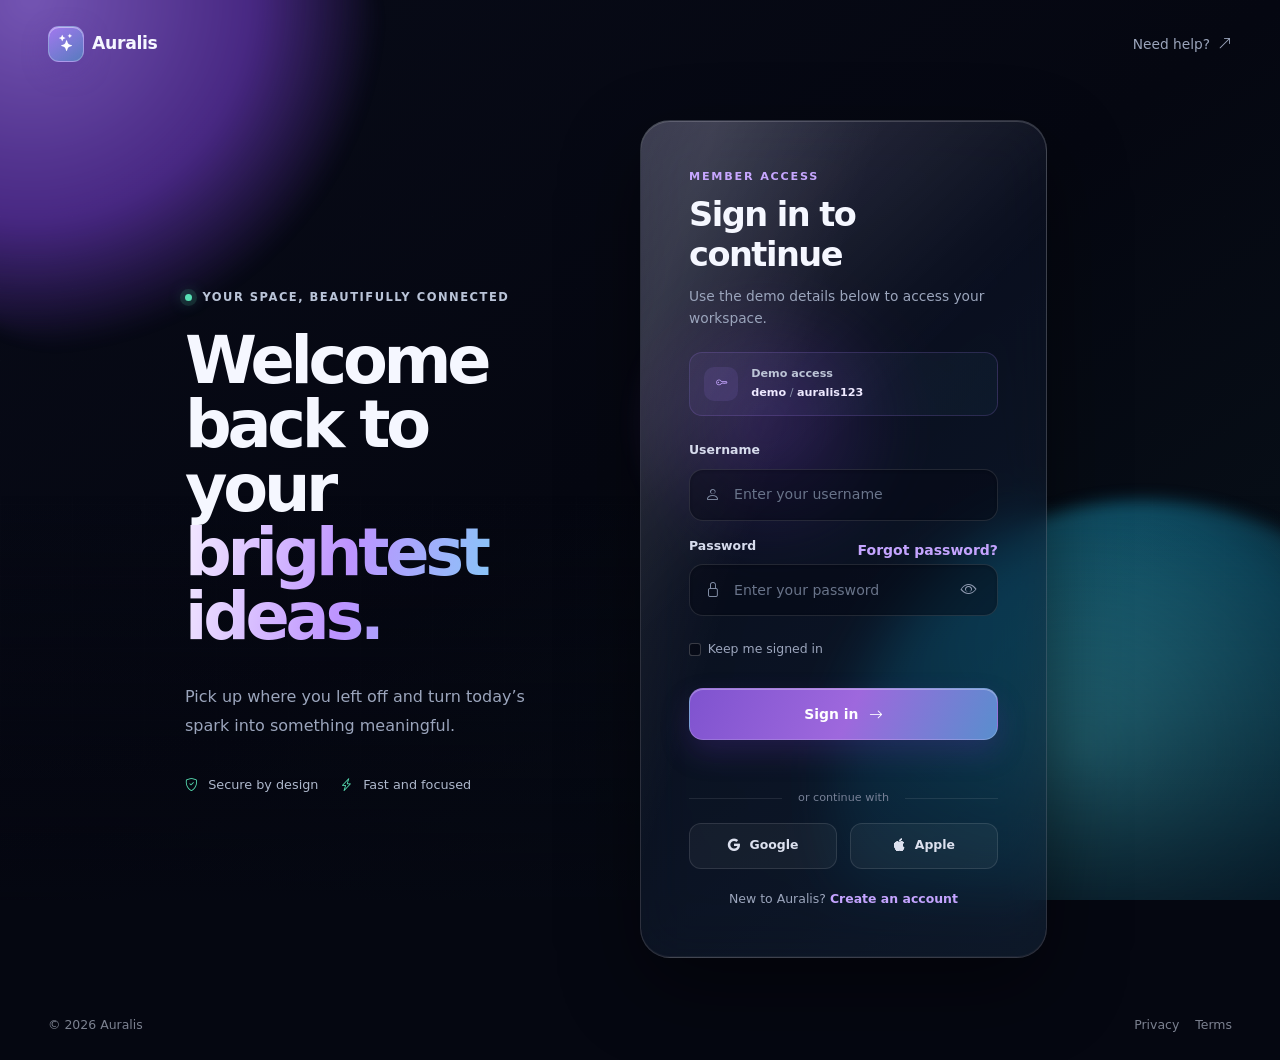
<file: 2026-2027/29082_Lab_Exercise_2/index.html>
<!doctype html>
<html lang="en">
  <head>
    <meta charset="utf-8" />
    <meta name="viewport" content="width=device-width, initial-scale=1" />
    <meta
      name="description"
      content="A polished Liquid Glass login form built with HTML, JavaScript, and Bootstrap 5."
    />

    <title>Auralis — Sign in</title>

    <!-- Bootstrap 5 and Bootstrap Icons -->
    <link
      href="https://cdn.jsdelivr.net/npm/bootstrap@5.3.8/dist/css/bootstrap.min.css"
      rel="stylesheet"
      integrity="sha384-sRIl4kxILFvY47J16cr9ZwB07vP4J8+LH7qKQnuqkuIAvNWLzeN8tE5YBujZqJLB"
      crossorigin="anonymous"
    />
    <link
      rel="stylesheet"
      href="https://cdn.jsdelivr.net/npm/bootstrap-icons@1.13.1/font/bootstrap-icons.min.css"
    />

    <!-- Project styles -->
    <link rel="stylesheet" href="styles.css" />
  </head>

  <body>
    <!-- Decorative animated background -->
    <div class="ambient-background" aria-hidden="true">
      <span class="orb orb-one"></span>
      <span class="orb orb-two"></span>
      <span class="orb orb-three"></span>
      <span class="grid-overlay"></span>
    </div>

    <!-- Minimal brand header -->
    <header class="site-header container-fluid px-4 px-md-5 py-4">
      <a class="brand d-inline-flex align-items-center gap-2 text-decoration-none" href="#" aria-label="Auralis home">
        <span class="brand-mark"><i class="bi bi-stars" aria-hidden="true"></i></span>
        <span>Auralis</span>
      </a>

      <a class="help-link d-none d-sm-inline-flex align-items-center gap-2" href="#">
        Need help?
        <i class="bi bi-arrow-up-right" aria-hidden="true"></i>
      </a>
    </header>

    <!-- Main login experience -->
    <main class="container login-shell px-4">
      <div class="row align-items-center justify-content-center g-5 w-100">
        <!-- Introductory copy: hidden on small screens to keep the form focused -->
        <section class="col-lg-6 col-xl-5 d-none d-lg-block hero-copy" aria-labelledby="hero-title">
          <div class="eyebrow reveal reveal-one">
            <span class="status-dot"></span>
            Your space, beautifully connected
          </div>

          <h1 id="hero-title" class="display-title reveal reveal-two">
            Welcome back to your
            <span>brightest ideas.</span>
          </h1>

          <p class="hero-text reveal reveal-three">
            Pick up where you left off and turn today&rsquo;s spark into something meaningful.
          </p>

          <div class="trust-row reveal reveal-four" aria-label="Platform benefits">
            <span><i class="bi bi-shield-check" aria-hidden="true"></i> Secure by design</span>
            <span><i class="bi bi-lightning-charge" aria-hidden="true"></i> Fast and focused</span>
          </div>
        </section>

        <!-- Liquid Glass login card -->
        <section class="col-12 col-sm-10 col-md-8 col-lg-6 col-xl-5">
          <div class="glass-wrap reveal reveal-card">
            <div class="glass-shine" aria-hidden="true"></div>

            <div class="login-card">
              <div class="card-heading">
                <span class="mobile-brand-mark d-lg-none"><i class="bi bi-stars" aria-hidden="true"></i></span>
                <p class="section-label">Member access</p>
                <h2>Sign in to continue</h2>
                <p>Use the demo details below to access your workspace.</p>
              </div>

              <!-- Visible demo credentials make this sample easy to test. -->
              <div class="demo-credentials" aria-label="Demo login credentials">
                <div class="demo-icon"><i class="bi bi-key" aria-hidden="true"></i></div>
                <div>
                  <span>Demo access</span>
                  <p><strong>demo</strong> / <strong>auralis123</strong></p>
                </div>
              </div>

              <!-- Demo login form -->
              <form id="loginForm" class="needs-validation" novalidate>
                <div class="mb-3">
                  <label for="username" class="form-label">Username</label>
                  <div class="input-shell">
                    <i class="bi bi-person" aria-hidden="true"></i>
                    <input
                      type="text"
                      class="form-control"
                      id="username"
                      name="username"
                      placeholder="Enter your username"
                      autocomplete="username"
                      minlength="3"
                      required
                    />
                  </div>
                  <div class="invalid-feedback">Please enter your username.</div>
                </div>

                <div class="mb-2">
                  <div class="d-flex align-items-center justify-content-between">
                    <label for="password" class="form-label">Password</label>
                    <a class="text-link small" href="#">Forgot password?</a>
                  </div>

                  <div class="input-shell">
                    <i class="bi bi-lock" aria-hidden="true"></i>
                    <input
                      type="password"
                      class="form-control"
                      id="password"
                      name="password"
                      placeholder="Enter your password"
                      autocomplete="current-password"
                      minlength="6"
                      required
                    />
                    <button
                      class="password-toggle"
                      id="passwordToggle"
                      type="button"
                      aria-label="Show password"
                      aria-pressed="false"
                    >
                      <i class="bi bi-eye" aria-hidden="true"></i>
                    </button>
                  </div>
                  <div class="invalid-feedback">Password must contain at least 6 characters.</div>
                </div>

                <div class="form-check remember-row my-4">
                  <input class="form-check-input" type="checkbox" value="" id="rememberMe" />
                  <label class="form-check-label" for="rememberMe">Keep me signed in</label>
                </div>

                <button class="btn btn-login w-100" id="submitButton" type="submit">
                  <span class="button-label">Sign in</span>
                  <i class="bi bi-arrow-right button-arrow" aria-hidden="true"></i>
                  <span class="spinner-border spinner-border-sm d-none" aria-hidden="true"></span>
                </button>

                <!-- JavaScript updates this accessible status message -->
                <div id="formStatus" class="form-status" role="status" aria-live="polite"></div>
              </form>

              <div class="divider"><span>or continue with</span></div>

              <div class="social-grid">
                <button class="btn btn-social" type="button" aria-label="Continue with Google">
                  <i class="bi bi-google" aria-hidden="true"></i>
                  Google
                </button>
                <button class="btn btn-social" type="button" aria-label="Continue with Apple">
                  <i class="bi bi-apple" aria-hidden="true"></i>
                  Apple
                </button>
              </div>

              <p class="signup-copy mb-0">
                New to Auralis? <a class="text-link" href="#">Create an account</a>
              </p>
            </div>
          </div>
        </section>
      </div>
    </main>

    <!-- Successful login modal -->
    <div
      class="modal fade welcome-modal"
      id="welcomeModal"
      tabindex="-1"
      aria-labelledby="welcomeModalTitle"
      aria-describedby="welcomeModalDescription"
      aria-hidden="true"
    >
      <div class="modal-dialog modal-dialog-centered">
        <div class="modal-content">
          <button
            type="button"
            class="btn-close btn-close-white modal-close"
            data-bs-dismiss="modal"
            aria-label="Close"
          ></button>

          <div class="modal-body text-center">
            <div class="welcome-icon" aria-hidden="true">
              <i class="bi bi-stars"></i>
              <span></span>
            </div>
            <p class="section-label">Login successful</p>
            <h2 id="welcomeModalTitle">Welcome to Auralis</h2>
            <p id="welcomeModalDescription">
              You&rsquo;re signed in and ready to turn your brightest ideas into something meaningful.
            </p>
            <button type="button" class="btn btn-login w-100" data-bs-dismiss="modal">
              <span>Enter your workspace</span>
              <i class="bi bi-arrow-right" aria-hidden="true"></i>
            </button>
          </div>
        </div>
      </div>
    </div>

    <!-- Footer -->
    <footer class="site-footer container-fluid px-4 px-md-5 py-4">
      <span>&copy; <span id="currentYear"></span> Auralis</span>
      <div class="d-flex gap-3">
        <a href="#">Privacy</a>
        <a href="#">Terms</a>
      </div>
    </footer>

    <!-- Bootstrap bundle and project behavior -->
    <script
      src="https://cdn.jsdelivr.net/npm/bootstrap@5.3.8/dist/js/bootstrap.bundle.min.js"
      integrity="sha384-FKyoEForCGlyvwx9Hj09JcYn3nv7wiPVlz7YYwJrWVcXK/BmnVDxM+D2scQbITxI"
      crossorigin="anonymous"
    ></script>
    <script src="script.js"></script>
  </body>
</html>
</file>
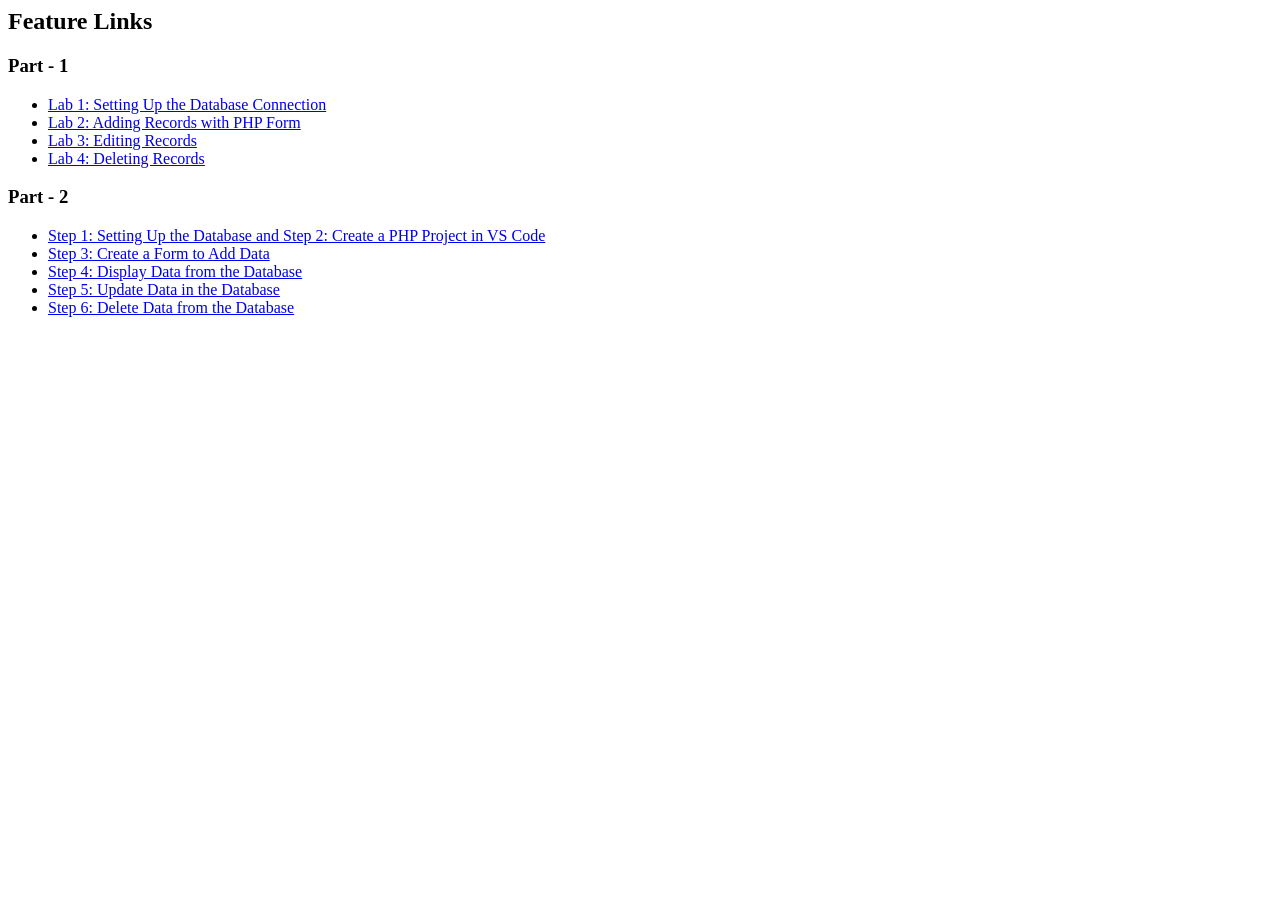
<file: 2026-2027/29082_MID_LAB_1/CRUD/index.html>
<html lang="en">
<head>
    <meta charset="UTF-8">
    <meta name="viewport" content="width=device-width, initial-scale=1.0">
    <title>PHP Group work</title>
</head>
<body>
    <h2>Feature Links</h2>
    <h3> Part - 1 </h3>
    <ul>
        <li><a href="db-connect.php">Lab 1: Setting Up the Database Connection</a></li>
        <li><a href="add_user.php">Lab 2: Adding Records with PHP Form </a></li>
        <li><a href="edit_user.php">Lab 3: Editing Records </a></li>
        <li><a href="delete_record.php">Lab 4: Deleting Records </a></li>
    </ul>

    <h3> Part - 2 </h3>
    <ul>
        <li><a href="part2/db_connect.php">Step 1: Setting Up the Database and Step 2: Create a PHP Project in VS Code </a></li>
        <li><a href="part2/add_user.php"> Step 3: Create a Form to Add Data</a></li>
        <li><a href="part2/list_users.php">Step 4: Display Data from the Database</a></li>
        <li><a href="part2/edit_user.php">Step 5: Update Data in the Database</a></li>
        <li><a href="part2/delete_user.php">Step 6: Delete Data from the Database</a></li>
    </ul>

</body>
</html>
</file>
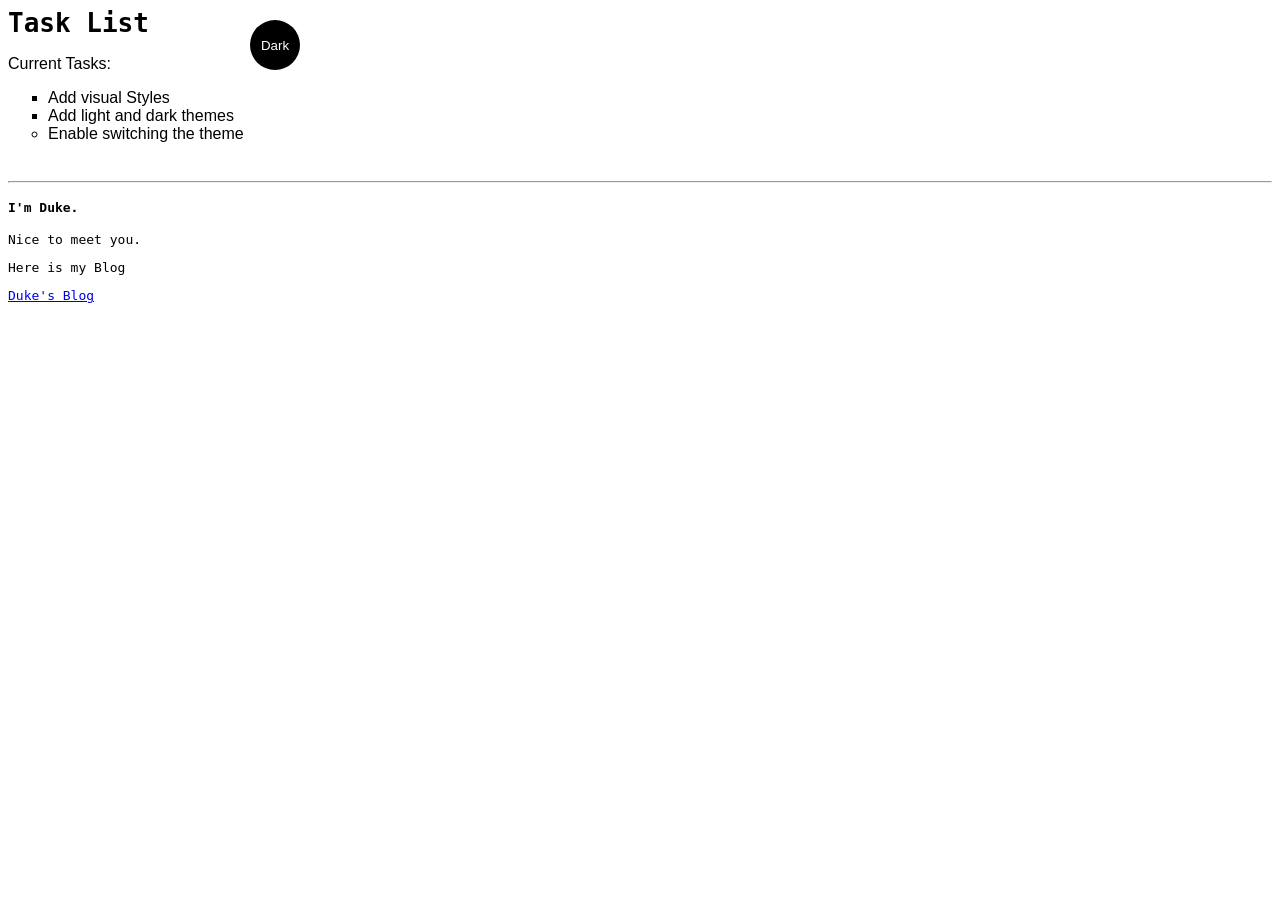
<file: 2026-2027/dev/SIMPLE_WEBSITE/index.html>
<html lang="en">
<head>
    <meta charset="UTF-8">
    <meta http-equiv="X-UA-Compatible" content="IE=edge">
    <meta name="viewport" content="width=device-width, initial-scale=1.0">
    <title>Task Timeline</title>
    <link rel="stylesheet" href="main.css">
</head>
<body class="light-theme"> <!--Themes-->  
  
    <!--Task List Content-->
    <h1>Task List</h1>
    <p id="msg">Current Tasks:</p>
    <ul>
        <li class="list">Add visual Styles</li>
        <li class="list">Add light and dark themes</li>
        <li>Enable switching the theme</li>
    </ul>
     <!--java script and errors handling-->
    <script>alert("Hello World");</script>
    
    
    <!--button-->
    <div>
        <button class="btn">Dark</button>
    </div>

    <script src="app.js"></script>
    <noscript>You need to enable JavaScript to view the full site.</noscript>


    

    <br>
    <hr>
    <!--Duke's Blog-->
    <h4>I'm Duke. </h4>
    <p>Nice to meet you.</p>
    <p>Here is my Blog </p>
    <a href="https://www.dukehsu.com" target="_blank">Duke's Blog</a> 


</body>
</html>
</file>
<file: 2026-2027/29082_Lab_Exercise_2/styles.css>
/* ================================================================
   1. Theme tokens and global reset
   ================================================================ */
:root {
  --color-bg: #050711;
  --color-surface: rgba(17, 22, 39, 0.52);
  --color-surface-strong: rgba(24, 30, 51, 0.72);
  --color-border: rgba(255, 255, 255, 0.15);
  --color-text: #f5f7ff;
  --color-muted: #9ba5bc;
  --color-primary: #9f7aea;
  --color-primary-bright: #c7a7ff;
  --color-cyan: #57d5ff;
  --color-success: #58e0b4;
  --shadow-glass: 0 30px 80px rgba(0, 0, 0, 0.45);
  --radius-card: 30px;
  --radius-control: 14px;
}

* {
  box-sizing: border-box;
}

html {
  min-width: 320px;
}

body {
  position: relative;
  min-height: 100vh;
  margin: 0;
  overflow-x: hidden;
  color: var(--color-text);
  background:
    radial-gradient(circle at 50% -10%, rgba(117, 87, 174, 0.2), transparent 35%),
    var(--color-bg);
  font-family: Inter, ui-sans-serif, system-ui, -apple-system, BlinkMacSystemFont, "Segoe UI", sans-serif;
}

a {
  color: inherit;
}

button,
input {
  font: inherit;
}

/* ================================================================
   2. Animated ambient background
   ================================================================ */
.ambient-background {
  position: fixed;
  z-index: -2;
  inset: 0;
  overflow: hidden;
  background: linear-gradient(145deg, #080b18 0%, #050711 50%, #08121a 100%);
}

.ambient-background::after {
  position: absolute;
  inset: 0;
  background: linear-gradient(180deg, transparent 55%, rgba(5, 7, 17, 0.72) 100%);
  content: "";
}

.orb {
  position: absolute;
  display: block;
  border-radius: 50%;
  filter: blur(8px);
  opacity: 0.68;
  will-change: transform;
}

.orb-one {
  top: -12rem;
  left: -10rem;
  width: 34rem;
  height: 34rem;
  background: radial-gradient(circle at 35% 35%, #a97aff, #6636b5 45%, transparent 70%);
  animation: drift-one 16s ease-in-out infinite alternate;
}

.orb-two {
  right: -11rem;
  bottom: -14rem;
  width: 39rem;
  height: 39rem;
  background: radial-gradient(circle at 40% 40%, #46d4e9, #126783 48%, transparent 72%);
  animation: drift-two 19s ease-in-out infinite alternate;
}

.orb-three {
  top: 30%;
  left: 48%;
  width: 19rem;
  height: 19rem;
  background: radial-gradient(circle, rgba(178, 112, 255, 0.55), transparent 67%);
  animation: pulse-orb 9s ease-in-out infinite;
}

.grid-overlay {
  position: absolute;
  inset: 0;
  opacity: 0.15;
  background-image:
    linear-gradient(rgba(255, 255, 255, 0.05) 1px, transparent 1px),
    linear-gradient(90deg, rgba(255, 255, 255, 0.05) 1px, transparent 1px);
  background-size: 72px 72px;
  mask-image: linear-gradient(to bottom, transparent, black 28%, black 70%, transparent);
}

/* ================================================================
   3. Header and footer
   ================================================================ */
.site-header,
.site-footer {
  position: relative;
  z-index: 2;
  display: flex;
  align-items: center;
  justify-content: space-between;
}

.site-header {
  min-height: 88px;
}

.brand {
  color: var(--color-text);
  font-size: 1.08rem;
  font-weight: 700;
  letter-spacing: -0.02em;
}

.brand:hover {
  color: var(--color-text);
}

.brand-mark,
.mobile-brand-mark {
  display: inline-grid;
  width: 36px;
  height: 36px;
  place-items: center;
  border: 1px solid rgba(255, 255, 255, 0.25);
  border-radius: 11px;
  color: #fff;
  background: linear-gradient(145deg, rgba(175, 131, 255, 0.8), rgba(75, 177, 218, 0.5));
  box-shadow: inset 0 1px rgba(255, 255, 255, 0.45), 0 8px 26px rgba(91, 56, 160, 0.35);
}

.help-link {
  color: var(--color-muted);
  font-size: 0.86rem;
  text-decoration: none;
  transition: color 180ms ease;
}

.help-link:hover,
.site-footer a:hover {
  color: var(--color-text);
}

.site-footer {
  min-height: 70px;
  color: rgba(202, 210, 229, 0.6);
  font-size: 0.78rem;
}

.site-footer a {
  text-decoration: none;
  transition: color 180ms ease;
}

/* ================================================================
   4. Main layout and introductory content
   ================================================================ */
.login-shell {
  position: relative;
  z-index: 1;
  display: flex;
  min-height: calc(100vh - 158px);
  align-items: center;
  padding-top: 2rem;
  padding-bottom: 2rem;
}

.hero-copy {
  padding-right: clamp(2rem, 6vw, 6rem);
}

.eyebrow {
  display: inline-flex;
  align-items: center;
  gap: 0.65rem;
  margin-bottom: 1.45rem;
  color: #bac4d8;
  font-size: 0.72rem;
  font-weight: 700;
  letter-spacing: 0.13em;
  text-transform: uppercase;
}

.status-dot {
  width: 7px;
  height: 7px;
  border-radius: 50%;
  background: var(--color-success);
  box-shadow: 0 0 0 5px rgba(88, 224, 180, 0.12), 0 0 15px rgba(88, 224, 180, 0.65);
}

.display-title {
  max-width: 620px;
  margin: 0;
  font-size: clamp(3rem, 5.1vw, 5.35rem);
  font-weight: 650;
  line-height: 0.98;
  letter-spacing: -0.065em;
}

.display-title span {
  display: block;
  padding-bottom: 0.08em;
  color: transparent;
  background: linear-gradient(100deg, #f3e9ff 0%, #bd93ff 45%, #74d9f5 100%);
  background-clip: text;
  -webkit-background-clip: text;
}

.hero-text {
  max-width: 500px;
  margin: 1.8rem 0 2.15rem;
  color: var(--color-muted);
  font-size: 1rem;
  line-height: 1.8;
}

.trust-row {
  display: flex;
  flex-wrap: wrap;
  gap: 1.35rem;
  color: #aeb8cc;
  font-size: 0.8rem;
}

.trust-row i {
  margin-right: 0.38rem;
  color: var(--color-success);
}

/* ================================================================
   5. Liquid Glass login card
   ================================================================ */
.glass-wrap {
  position: relative;
  max-width: 500px;
  margin-inline: auto;
  overflow: hidden;
  border: 1px solid var(--color-border);
  border-radius: var(--radius-card);
  background:
    linear-gradient(135deg, rgba(255, 255, 255, 0.11), transparent 42%),
    var(--color-surface);
  box-shadow:
    inset 0 1px 0 rgba(255, 255, 255, 0.17),
    inset 0 -1px 0 rgba(255, 255, 255, 0.05),
    var(--shadow-glass);
  backdrop-filter: blur(26px) saturate(150%);
  -webkit-backdrop-filter: blur(26px) saturate(150%);
}

.glass-wrap::before {
  position: absolute;
  z-index: -1;
  inset: 0;
  border-radius: inherit;
  background: linear-gradient(140deg, rgba(199, 167, 255, 0.09), transparent 34%, rgba(87, 213, 255, 0.05));
  content: "";
}

.glass-shine {
  position: absolute;
  top: -45%;
  left: -55%;
  width: 80%;
  height: 190%;
  transform: rotate(18deg);
  background: linear-gradient(90deg, transparent, rgba(255, 255, 255, 0.09), transparent);
  animation: glass-sweep 8s ease-in-out 2s infinite;
  pointer-events: none;
}

.login-card {
  position: relative;
  z-index: 1;
  padding: clamp(1.7rem, 4.2vw, 3rem);
}

.card-heading {
  margin-bottom: 1.8rem;
}

.mobile-brand-mark {
  margin-bottom: 1.25rem;
}

.section-label {
  margin-bottom: 0.55rem;
  color: var(--color-primary-bright);
  font-size: 0.7rem;
  font-weight: 750;
  letter-spacing: 0.16em;
  text-transform: uppercase;
}

.card-heading h2 {
  margin-bottom: 0.6rem;
  font-size: clamp(1.65rem, 4vw, 2.1rem);
  font-weight: 650;
  letter-spacing: -0.045em;
}

.card-heading > p:last-child {
  margin: 0;
  color: var(--color-muted);
  font-size: 0.86rem;
  line-height: 1.6;
}

.demo-credentials {
  display: flex;
  align-items: center;
  gap: 0.8rem;
  margin: -0.35rem 0 1.35rem;
  padding: 0.8rem 0.9rem;
  border: 1px solid rgba(159, 122, 234, 0.2);
  border-radius: 13px;
  color: var(--color-muted);
  background: linear-gradient(115deg, rgba(159, 122, 234, 0.09), rgba(87, 213, 255, 0.04));
  font-size: 0.7rem;
}

.demo-icon {
  display: grid;
  width: 34px;
  height: 34px;
  flex: 0 0 auto;
  place-items: center;
  border-radius: 10px;
  color: var(--color-primary-bright);
  background: rgba(159, 122, 234, 0.12);
}

.demo-credentials span {
  display: block;
  margin-bottom: 0.15rem;
  color: #bdc5d7;
  font-weight: 650;
}

.demo-credentials p {
  margin: 0;
  color: #858fa6;
}

.demo-credentials strong {
  color: #eee9ff;
  font-weight: 650;
}

/* ================================================================
   6. Form controls and actions
   ================================================================ */
.form-label {
  margin-bottom: 0.55rem;
  color: #d7dced;
  font-size: 0.78rem;
  font-weight: 600;
}

.input-shell {
  position: relative;
}

.input-shell > i {
  position: absolute;
  z-index: 2;
  top: 50%;
  left: 1rem;
  color: #8490a8;
  font-size: 0.95rem;
  transform: translateY(-50%);
  pointer-events: none;
  transition: color 180ms ease;
}

.form-control {
  min-height: 52px;
  padding: 0.75rem 3rem 0.75rem 2.75rem;
  border: 1px solid rgba(255, 255, 255, 0.11);
  border-radius: var(--radius-control);
  color: var(--color-text);
  background: rgba(5, 8, 18, 0.45);
  box-shadow: inset 0 1px 3px rgba(0, 0, 0, 0.18);
  font-size: 0.88rem;
  transition: border-color 180ms ease, background-color 180ms ease, box-shadow 180ms ease;
}

.form-control::placeholder {
  color: #69748a;
}

.form-control:focus {
  border-color: rgba(174, 132, 255, 0.68);
  color: var(--color-text);
  background: rgba(9, 13, 27, 0.7);
  box-shadow: 0 0 0 4px rgba(159, 122, 234, 0.12), inset 0 1px 3px rgba(0, 0, 0, 0.16);
}

.input-shell:focus-within > i {
  color: var(--color-primary-bright);
}

.was-validated .form-control:invalid,
.form-control.is-invalid {
  border-color: rgba(255, 109, 137, 0.72);
  background-image: none;
}

.was-validated .form-control:valid,
.form-control.is-valid {
  border-color: rgba(88, 224, 180, 0.52);
  background-image: none;
}

.invalid-feedback {
  padding-left: 0.2rem;
  color: #ff8da5;
  font-size: 0.72rem;
}

/* Feedback sits outside the icon wrapper, so expose it when its field is invalid. */
.was-validated .input-shell:has(.form-control:invalid) + .invalid-feedback {
  display: block;
}

.password-toggle {
  position: absolute;
  z-index: 3;
  top: 50%;
  right: 0.75rem;
  display: grid;
  width: 34px;
  height: 34px;
  place-items: center;
  border: 0;
  border-radius: 9px;
  color: #8f9ab0;
  background: transparent;
  transform: translateY(-50%);
  transition: color 180ms ease, background-color 180ms ease;
}

.password-toggle:hover,
.password-toggle:focus-visible {
  color: #fff;
  background: rgba(255, 255, 255, 0.08);
}

.text-link {
  color: #c4a4ff;
  font-weight: 600;
  text-decoration: none;
  transition: color 180ms ease;
}

.text-link:hover {
  color: #e2d2ff;
}

.remember-row {
  color: var(--color-muted);
  font-size: 0.78rem;
}

.form-check-input {
  border-color: rgba(255, 255, 255, 0.2);
  background-color: rgba(4, 7, 16, 0.55);
}

.form-check-input:checked {
  border-color: var(--color-primary);
  background-color: var(--color-primary);
}

.form-check-input:focus {
  border-color: var(--color-primary-bright);
  box-shadow: 0 0 0 4px rgba(159, 122, 234, 0.12);
}

.btn-login {
  position: relative;
  display: flex;
  min-height: 52px;
  align-items: center;
  justify-content: center;
  gap: 0.65rem;
  overflow: hidden;
  border: 1px solid rgba(255, 255, 255, 0.18);
  border-radius: var(--radius-control);
  color: #fff;
  background: linear-gradient(115deg, #7f53cf 0%, #9e68dd 52%, #3c9ec7 120%);
  box-shadow: inset 0 1px rgba(255, 255, 255, 0.3), 0 13px 28px rgba(83, 48, 154, 0.3);
  font-size: 0.87rem;
  font-weight: 700;
  transition: transform 180ms ease, box-shadow 180ms ease;
}

.btn-login::before {
  position: absolute;
  inset: 0;
  background: linear-gradient(100deg, transparent, rgba(255, 255, 255, 0.14), transparent);
  content: "";
  transform: translateX(-110%);
  transition: transform 500ms ease;
}

.btn-login:hover {
  color: #fff;
  box-shadow: inset 0 1px rgba(255, 255, 255, 0.35), 0 16px 34px rgba(83, 48, 154, 0.42);
  transform: translateY(-2px);
}

.btn-login:hover::before {
  transform: translateX(110%);
}

.btn-login:active {
  transform: translateY(0);
}

.button-arrow {
  transition: transform 180ms ease;
}

.btn-login:hover .button-arrow {
  transform: translateX(3px);
}

.form-status {
  min-height: 1.3rem;
  margin-top: 0.8rem;
  color: var(--color-success);
  font-size: 0.76rem;
  text-align: center;
}

.form-status.is-error {
  color: #ff8da5;
}

.divider {
  display: flex;
  align-items: center;
  gap: 1rem;
  margin: 1rem 0;
  color: #778197;
  font-size: 0.7rem;
  white-space: nowrap;
}

.divider::before,
.divider::after {
  width: 100%;
  height: 1px;
  background: rgba(255, 255, 255, 0.09);
  content: "";
}

.social-grid {
  display: grid;
  grid-template-columns: repeat(2, 1fr);
  gap: 0.8rem;
}

.btn-social {
  min-height: 46px;
  border: 1px solid rgba(255, 255, 255, 0.11);
  border-radius: 12px;
  color: #dce1ef;
  background: rgba(255, 255, 255, 0.045);
  font-size: 0.78rem;
  font-weight: 600;
  transition: border-color 180ms ease, color 180ms ease, background-color 180ms ease, transform 180ms ease;
}

.btn-social:hover {
  border-color: rgba(255, 255, 255, 0.22);
  color: #fff;
  background: rgba(255, 255, 255, 0.08);
  transform: translateY(-1px);
}

.btn-social i {
  margin-right: 0.35rem;
}

.signup-copy {
  margin-top: 1.35rem;
  color: var(--color-muted);
  font-size: 0.78rem;
  text-align: center;
}

/* ================================================================
   7. Success modal
   ================================================================ */
.modal-backdrop.show {
  opacity: 0.74;
  backdrop-filter: blur(8px);
  -webkit-backdrop-filter: blur(8px);
}

.welcome-modal .modal-dialog {
  max-width: 430px;
  padding: 1rem;
}

.welcome-modal .modal-content {
  position: relative;
  overflow: hidden;
  border: 1px solid rgba(255, 255, 255, 0.17);
  border-radius: 28px;
  color: var(--color-text);
  background:
    linear-gradient(140deg, rgba(255, 255, 255, 0.1), transparent 38%),
    rgba(14, 19, 35, 0.88);
  box-shadow: inset 0 1px rgba(255, 255, 255, 0.18), 0 35px 90px rgba(0, 0, 0, 0.58);
  backdrop-filter: blur(28px) saturate(150%);
  -webkit-backdrop-filter: blur(28px) saturate(150%);
}

.welcome-modal .modal-content::before {
  position: absolute;
  top: -45%;
  left: 25%;
  width: 260px;
  height: 260px;
  border-radius: 50%;
  background: rgba(159, 122, 234, 0.24);
  filter: blur(45px);
  content: "";
  pointer-events: none;
}

.welcome-modal .modal-body {
  position: relative;
  z-index: 1;
  padding: 3.1rem 2.3rem 2.3rem;
}

.modal-close {
  position: absolute;
  z-index: 2;
  top: 1rem;
  right: 1rem;
  padding: 0.7rem;
  border-radius: 10px;
  background-color: rgba(255, 255, 255, 0.05);
  opacity: 0.65;
}

.modal-close:hover {
  opacity: 1;
}

.welcome-icon {
  position: relative;
  display: grid;
  width: 76px;
  height: 76px;
  margin: 0 auto 1.45rem;
  place-items: center;
  border: 1px solid rgba(255, 255, 255, 0.22);
  border-radius: 24px;
  color: #fff;
  background: linear-gradient(145deg, rgba(175, 131, 255, 0.9), rgba(75, 177, 218, 0.62));
  box-shadow: inset 0 1px rgba(255, 255, 255, 0.4), 0 15px 38px rgba(98, 61, 170, 0.42);
  font-size: 1.75rem;
  animation: welcome-float 3s ease-in-out infinite;
}

.welcome-icon span {
  position: absolute;
  inset: -9px;
  border: 1px solid rgba(199, 167, 255, 0.22);
  border-radius: 29px;
  animation: welcome-ring 2.4s ease-out infinite;
}

.welcome-modal h2 {
  margin-bottom: 0.75rem;
  font-size: 2rem;
  font-weight: 650;
  letter-spacing: -0.045em;
}

.welcome-modal .modal-body > p:not(.section-label) {
  margin: 0 auto 1.8rem;
  color: var(--color-muted);
  font-size: 0.86rem;
  line-height: 1.7;
}

/* ================================================================
   8. Entrance and ambient animation keyframes
   ================================================================ */
.reveal {
  opacity: 0;
  animation: reveal-up 700ms cubic-bezier(0.2, 0.75, 0.25, 1) forwards;
}

.reveal-one { animation-delay: 100ms; }
.reveal-two { animation-delay: 200ms; }
.reveal-three { animation-delay: 320ms; }
.reveal-four { animation-delay: 430ms; }
.reveal-card { animation-delay: 250ms; }

@keyframes reveal-up {
  from {
    opacity: 0;
    transform: translateY(20px);
  }
  to {
    opacity: 1;
    transform: translateY(0);
  }
}

@keyframes drift-one {
  to { transform: translate3d(9vw, 9vh, 0) scale(1.08); }
}

@keyframes drift-two {
  to { transform: translate3d(-8vw, -8vh, 0) scale(0.94); }
}

@keyframes pulse-orb {
  0%, 100% { opacity: 0.38; transform: scale(0.9); }
  50% { opacity: 0.62; transform: scale(1.15); }
}

@keyframes glass-sweep {
  0%, 58% { transform: translateX(-35%) rotate(18deg); opacity: 0; }
  68% { opacity: 1; }
  85%, 100% { transform: translateX(240%) rotate(18deg); opacity: 0; }
}

@keyframes welcome-float {
  0%, 100% { transform: translateY(0) rotate(-2deg); }
  50% { transform: translateY(-6px) rotate(2deg); }
}

@keyframes welcome-ring {
  0% { opacity: 0.6; transform: scale(0.9); }
  75%, 100% { opacity: 0; transform: scale(1.18); }
}

/* ================================================================
   9. Responsive and accessibility adjustments
   ================================================================ */
@media (max-width: 991.98px) {
  .login-shell {
    min-height: calc(100vh - 158px);
  }

  .glass-wrap {
    max-width: 480px;
  }
}

@media (max-width: 575.98px) {
  .site-header {
    min-height: 72px;
  }

  .login-shell {
    min-height: calc(100vh - 130px);
    padding-top: 0.5rem;
    padding-bottom: 1.5rem;
  }

  .glass-wrap {
    border-radius: 24px;
  }

  .login-card {
    padding: 1.55rem 1.25rem;
  }

  .site-footer {
    min-height: 58px;
  }
}

@media (prefers-reduced-motion: reduce) {
  *,
  *::before,
  *::after {
    scroll-behavior: auto !important;
    animation-duration: 0.01ms !important;
    animation-iteration-count: 1 !important;
    transition-duration: 0.01ms !important;
  }
}
</file>
<file: 2026-2027/dev/SIMPLE_WEBSITE/main.css>
/*define body cotent style*/
body{
    background: var(--bg);
    color: var(--fontColor);
    font-family: monospace;
}

ul{
    font-family: Helvetica;
}

li{
    list-style: circle;
}

.list{
    list-style: square;
}


#msg{
    font-family: Arial, sans-serif;
}

/* light theme font color black , background color white, and button colors */
.light-theme{
    --bg:var(--light_bg);
    --fontColor: var(--black);
    --btnBg:var(--black);
    --btnFontColor:var(--white);
}

/* dark theme font color white , background color black, and button colors */
.dark-theme{
    --bg:var(--black);
    --fontColor:var(--white);
    --btnBg:var(--white);
    --btnFontColor:var(--black);

}

/* medium blue theme with blue font on light blue background */
.medium-theme{
    --bg: #dfeeff;
    --fontColor: #1f5fbf;
}

/*defualt theme*/
:root{
    --light_bg: #FFFFFF;
    --white: #FFFFFF;
    --black: #000000;
    --medium_blue_bg: #dfeeff;
    --medium_blue_font: #1f5fbf;
}


/*button styles*/
.btn{
    position: absolute;
    top: 20px;
    left: 250px;
    height: 50px;
    width: 50px;
    border-radius: 50%;
    border: none;
    color:var(--btnFontColor);
    background-color:var(--btnBg);
}
</file>
